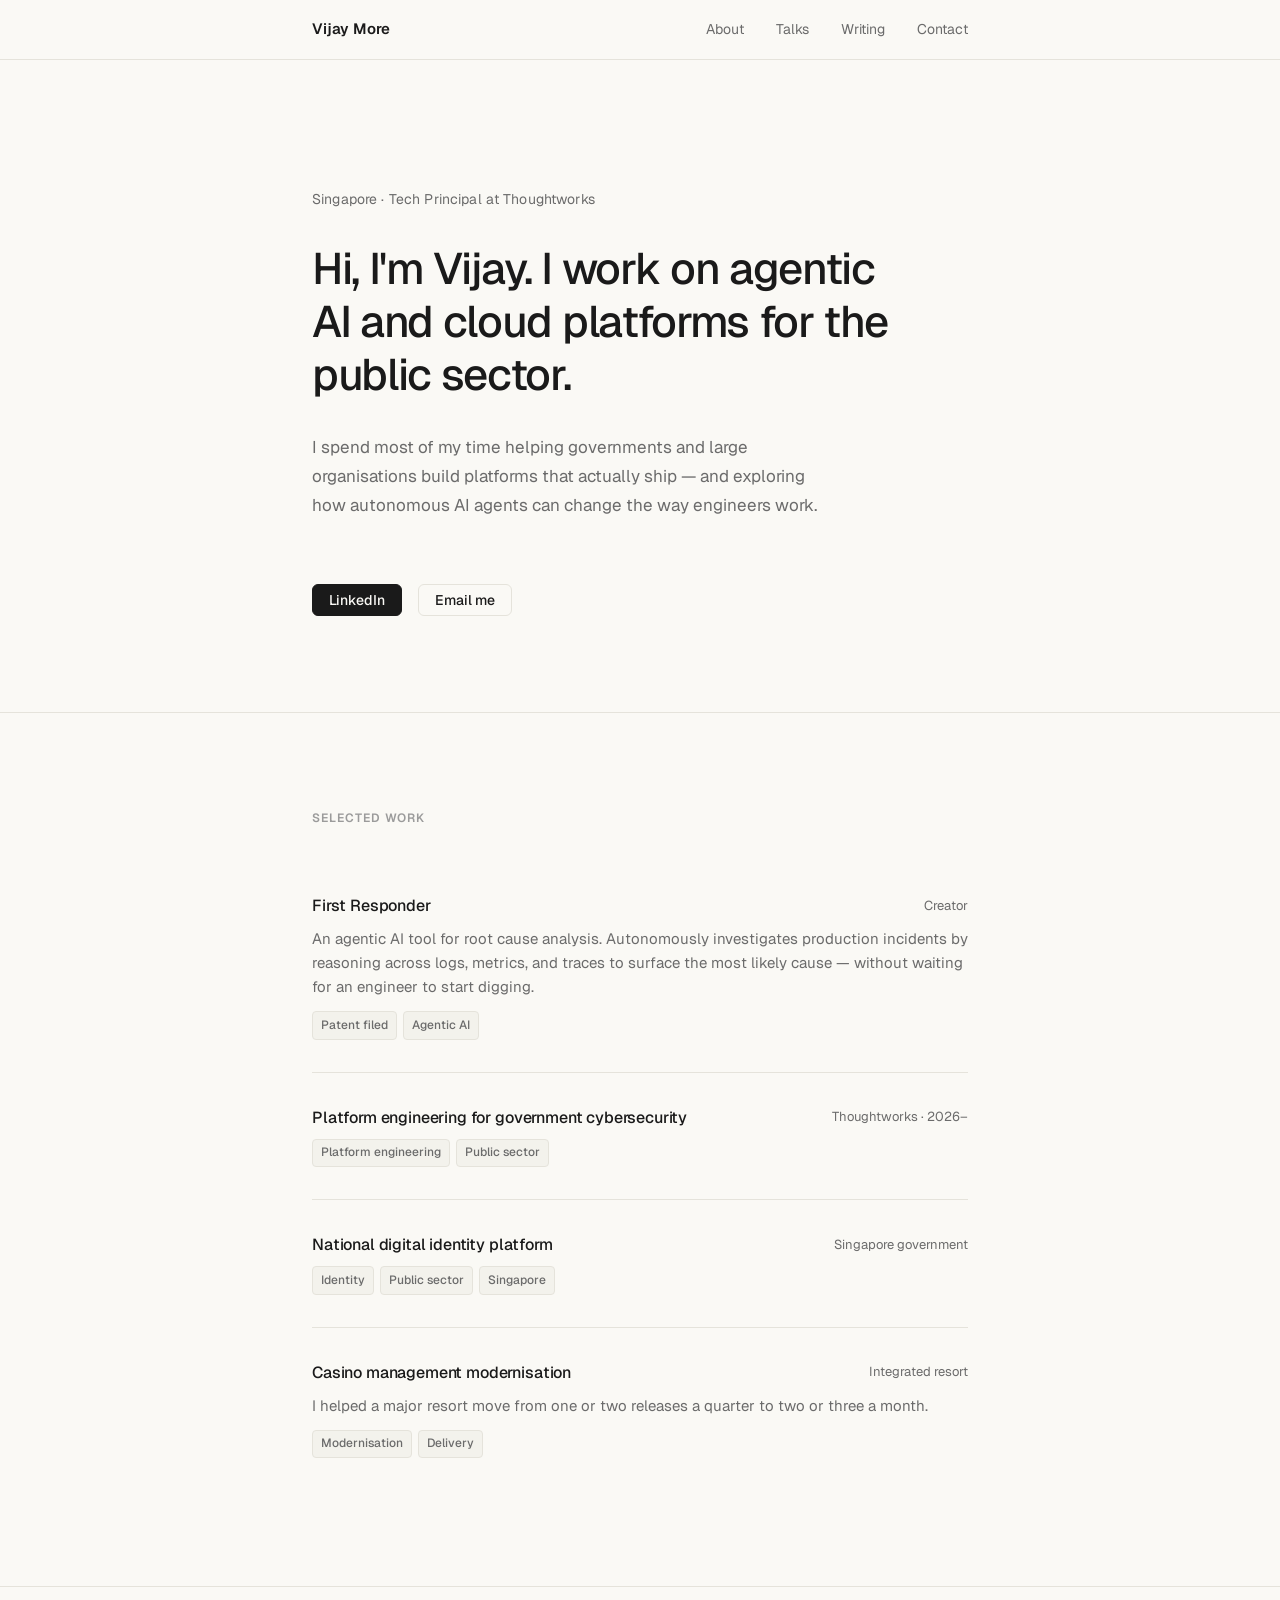
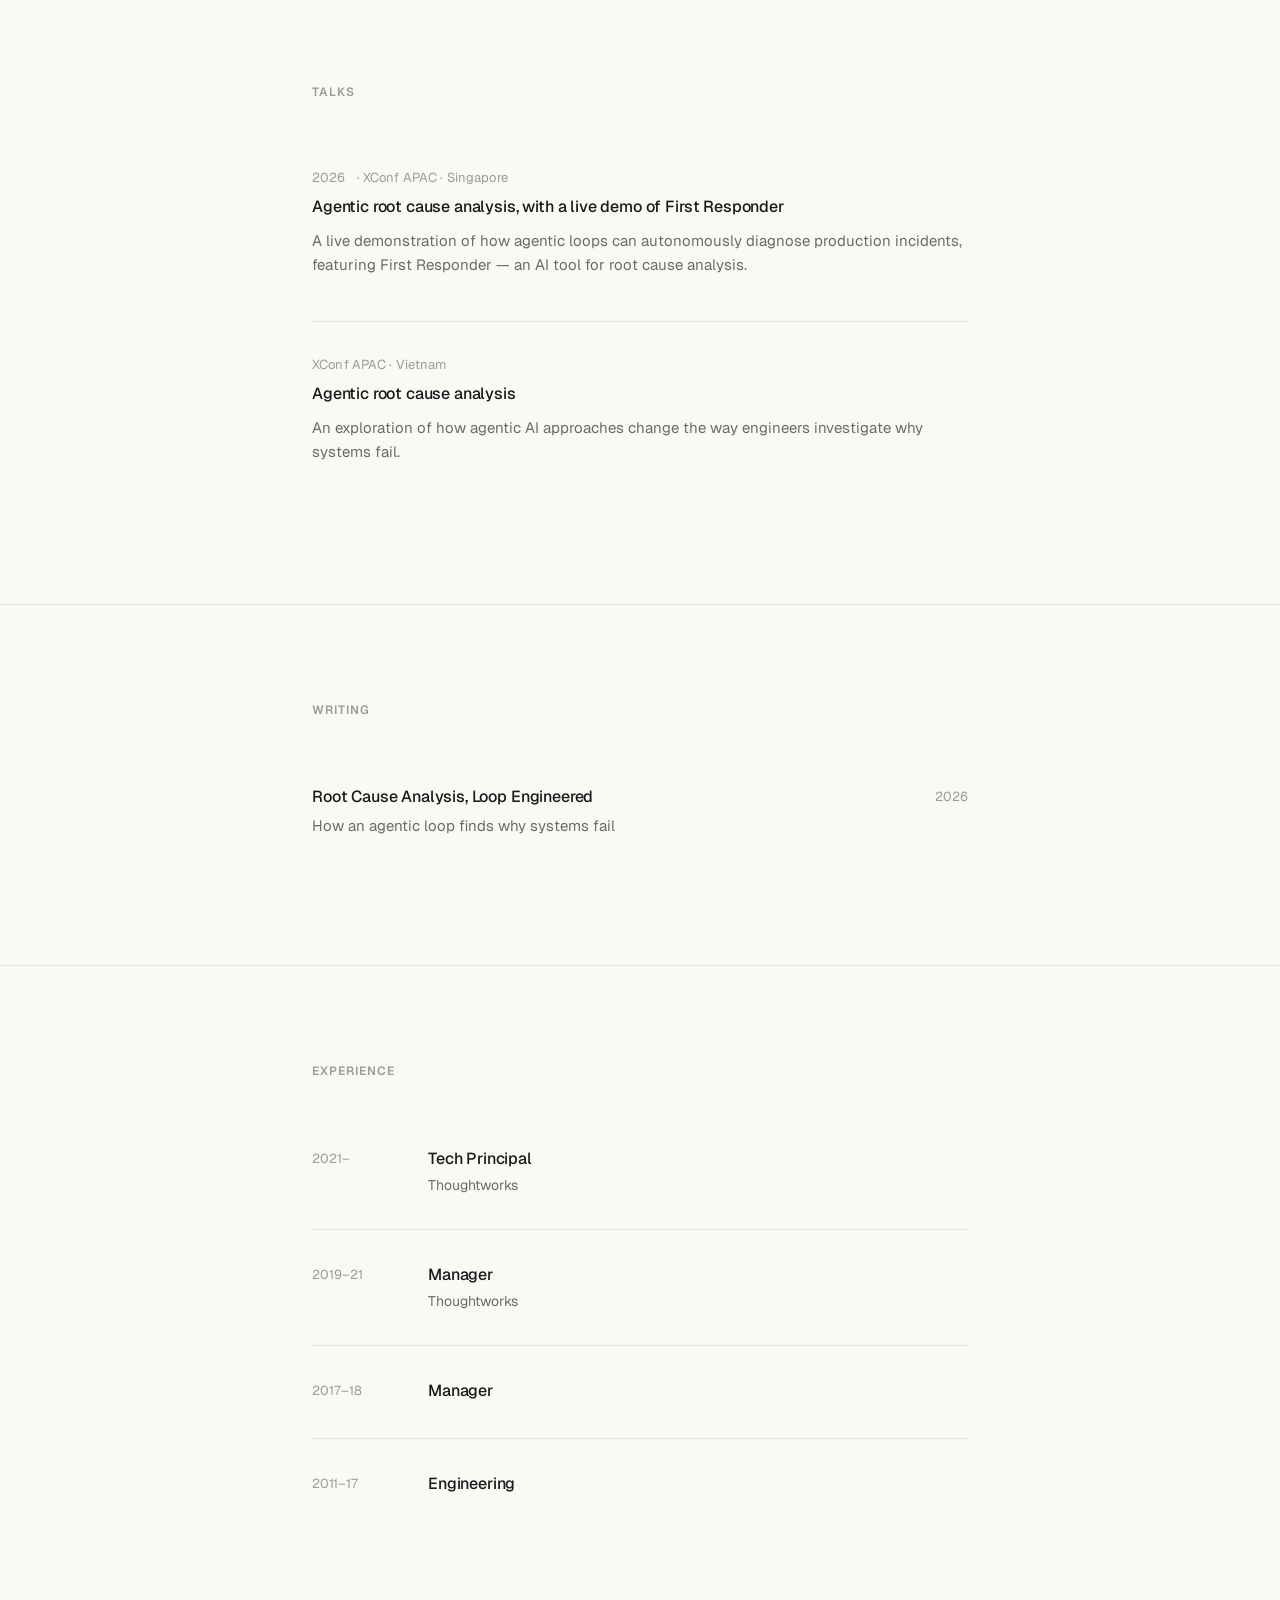
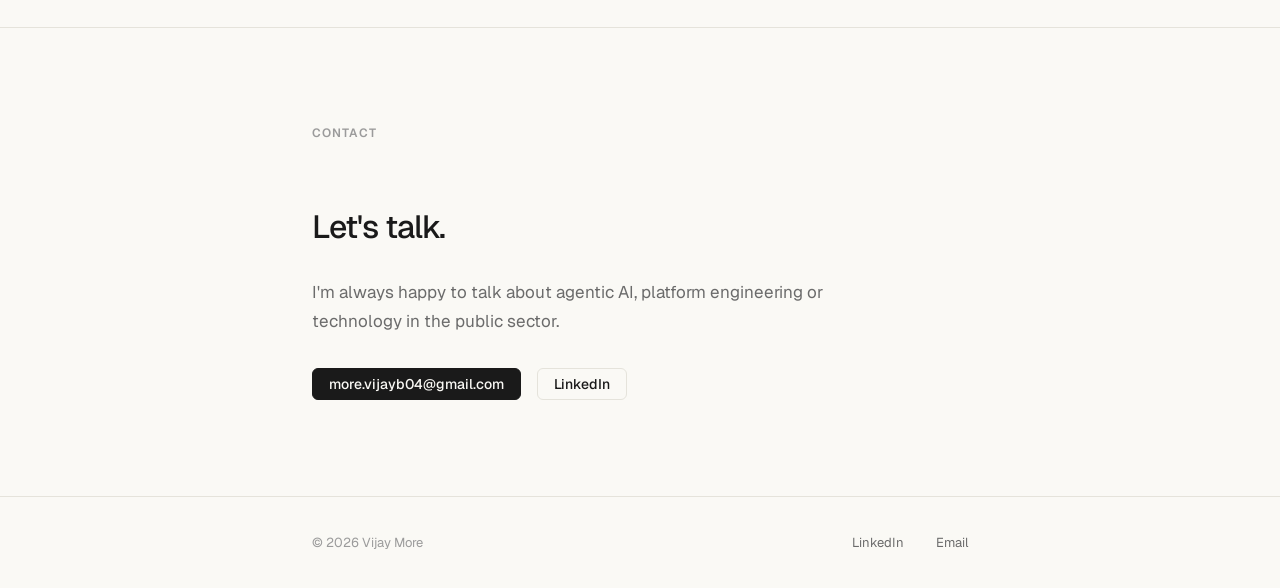
<file: src/index.html>
<!DOCTYPE html>
<html lang="en">
<head>
  <meta charset="UTF-8" />
  <meta name="viewport" content="width=device-width, initial-scale=1.0" />
  <meta name="description" content="Vijay More — Tech Principal at Thoughtworks. Working on agentic AI and cloud platforms for the public sector in Singapore." />
  <meta property="og:title" content="Vijay More" />
  <meta property="og:description" content="Tech Principal at Thoughtworks. Working on agentic AI and cloud platforms for the public sector." />
  <meta property="og:type" content="website" />
  <title>Vijay More</title>

  <link rel="preconnect" href="https://fonts.googleapis.com" />
  <link rel="preconnect" href="https://fonts.gstatic.com" crossorigin />
  <link href="https://fonts.googleapis.com/css2?family=Geist:wght@300;400;500;600&display=swap" rel="stylesheet" />
  <link rel="stylesheet" href="css/styles.css" />
</head>
<body>

  <!-- ── Navigation ─────────────────────────────────────────────── -->
  <nav aria-label="Site navigation">
    <div class="container">
      <a href="#about" class="nav-brand">Vijay More</a>
      <ul class="nav-links">
        <li><a href="#about">About</a></li>
        <li><a href="#talks">Talks</a></li>
        <li><a href="#writing">Writing</a></li>
        <li><a href="#contact">Contact</a></li>
      </ul>
    </div>
  </nav>

  <!-- ── Hero / About ───────────────────────────────────────────── -->
  <section id="about">
    <div class="container">
      <p class="hero-meta">Singapore · Tech Principal at Thoughtworks</p>
      <h1 class="hero-heading">Hi, I'm Vijay. I work on agentic AI and cloud platforms for the public sector.</h1>
      <p class="hero-body">
        I spend most of my time helping governments and large organisations build platforms that actually ship —
        and exploring how autonomous AI agents can change the way engineers work.
      </p>
      <div class="hero-links">
        <a href="https://linkedin.com/in/vijaymore" class="btn btn-primary" target="_blank" rel="noopener noreferrer">
          LinkedIn
        </a>
        <a href="mailto:more.vijayb04@gmail.com" class="btn btn-secondary">
          Email me
        </a>
      </div>
    </div>
  </section>

  <!-- ── Selected Work ──────────────────────────────────────────── -->
  <section id="work">
    <div class="container">
      <p class="section-label">Selected work</p>
      <!-- Rendered by app.js from data/work.json -->
      <div id="work-items">
        <p class="loading-placeholder">Loading…</p>
      </div>
    </div>
  </section>

  <!-- ── Talks ──────────────────────────────────────────────────── -->
  <section id="talks">
    <div class="container">
      <p class="section-label">Talks</p>
      <!-- Rendered by app.js from data/talks.json -->
      <div id="talks-items">
        <p class="loading-placeholder">Loading…</p>
      </div>
    </div>
  </section>

  <!-- ── Writing ────────────────────────────────────────────────── -->
  <section id="writing">
    <div class="container">
      <p class="section-label">Writing</p>
      <!-- Rendered by app.js from data/articles.json -->
      <div id="writing-items">
        <p class="loading-placeholder">Loading…</p>
      </div>
    </div>
  </section>

  <!-- ── Experience ─────────────────────────────────────────────── -->
  <section id="experience">
    <div class="container">
      <p class="section-label">Experience</p>
      <div class="experience-list">

        <div class="experience-item">
          <span class="exp-period">2021–</span>
          <div>
            <p class="exp-role">Tech Principal</p>
            <p class="exp-org">Thoughtworks</p>
          </div>
        </div>

        <div class="experience-item">
          <span class="exp-period">2019–21</span>
          <div>
            <p class="exp-role">Manager</p>
            <p class="exp-org">Thoughtworks</p>
          </div>
        </div>

        <div class="experience-item">
          <span class="exp-period">2017–18</span>
          <div>
            <p class="exp-role">Manager</p>
            <p class="exp-org"></p>
          </div>
        </div>

        <div class="experience-item">
          <span class="exp-period">2011–17</span>
          <div>
            <p class="exp-role">Engineering</p>
            <p class="exp-org"></p>
          </div>
        </div>

      </div>
    </div>
  </section>

  <!-- ── Contact ────────────────────────────────────────────────── -->
  <section id="contact">
    <div class="container">
      <p class="section-label">Contact</p>
      <h2 class="hero-heading">Let's talk.</h2>
      <p class="hero-body">
        I'm always happy to talk about agentic AI, platform engineering or technology in the public sector.
      </p>
      <div class="hero-links">
        <a href="mailto:more.vijayb04@gmail.com" class="btn btn-primary">
          more.vijayb04@gmail.com
        </a>
        <a href="https://linkedin.com/in/vijaymore" class="btn btn-secondary" target="_blank" rel="noopener noreferrer">
          LinkedIn
        </a>
      </div>
    </div>
  </section>

  <!-- ── Footer ─────────────────────────────────────────────────── -->
  <footer>
    <div class="container">
      <span class="footer-copy">&copy; 2026 Vijay More</span>
      <ul class="footer-links">
        <li><a href="https://linkedin.com/in/vijaymore" target="_blank" rel="noopener noreferrer">LinkedIn</a></li>
        <li><a href="mailto:more.vijayb04@gmail.com">Email</a></li>
      </ul>
    </div>
  </footer>

  <script src="js/app.js"></script>
</body>
</html>
</file>
<file: src/css/styles.css>
@import url('https://fonts.googleapis.com/css2?family=Geist:wght@300;400;500;600&display=swap');

/* ── Custom properties ─────────────────────────────────────────── */
:root {
  --bg:           #faf9f5;
  --bg-alt:       #f3f2ec;
  --text:         #1a1a1a;
  --text-muted:   #6b6b6b;
  --text-light:   #9b9b9b;
  --border:       #e5e3db;
  --accent:       #1a1a1a;
  --link:         #1a1a1a;
  --link-hover:   #555;

  --font:         'Geist', 'Inter', system-ui, sans-serif;

  --max-width:    720px;
  --nav-height:   60px;

  --space-xs:     0.5rem;
  --space-sm:     1rem;
  --space-md:     2rem;
  --space-lg:     4rem;
  --space-xl:     6rem;
}

/* ── Reset ─────────────────────────────────────────────────────── */
*, *::before, *::after {
  box-sizing: border-box;
  margin: 0;
  padding: 0;
}

html {
  scroll-behavior: smooth;
  -webkit-font-smoothing: antialiased;
}

body {
  font-family: var(--font);
  background: var(--bg);
  color: var(--text);
  font-size: 1rem;
  line-height: 1.65;
  min-height: 100vh;
}

img { display: block; max-width: 100%; }

a {
  color: var(--link);
  text-decoration: underline;
  text-underline-offset: 3px;
  transition: color 0.15s;
}

a:hover { color: var(--link-hover); }

/* ── Layout ────────────────────────────────────────────────────── */
.container {
  max-width: var(--max-width);
  margin: 0 auto;
  padding: 0 var(--space-md);
}

section {
  padding: var(--space-xl) 0;
}

section + section {
  border-top: 1px solid var(--border);
}

/* ── Nav ───────────────────────────────────────────────────────── */
nav {
  position: sticky;
  top: 0;
  z-index: 100;
  background: var(--bg);
  border-bottom: 1px solid var(--border);
  height: var(--nav-height);
  display: flex;
  align-items: center;
}

nav .container {
  width: 100%;
  display: flex;
  align-items: center;
  justify-content: space-between;
}

.nav-brand {
  font-weight: 600;
  font-size: 0.9375rem;
  text-decoration: none;
  letter-spacing: -0.01em;
}

.nav-links {
  display: flex;
  gap: var(--space-md);
  list-style: none;
}

.nav-links a {
  font-size: 0.875rem;
  text-decoration: none;
  color: var(--text-muted);
  transition: color 0.15s;
}

.nav-links a:hover {
  color: var(--text);
}

/* ── Hero ──────────────────────────────────────────────────────── */
#about {
  padding-top: calc(var(--space-xl) + var(--space-md));
  padding-bottom: var(--space-xl);
}

.hero-meta {
  font-size: 0.875rem;
  color: var(--text-muted);
  margin-bottom: var(--space-md);
  letter-spacing: 0.01em;
}

.hero-heading {
  font-size: clamp(2rem, 5vw, 2.75rem);
  font-weight: 500;
  line-height: 1.2;
  letter-spacing: -0.03em;
  margin-bottom: var(--space-md);
  max-width: 580px;
}

.hero-body {
  font-size: 1.0625rem;
  color: var(--text-muted);
  max-width: 520px;
  line-height: 1.7;
  margin-bottom: var(--space-lg);
}

.hero-links {
  display: flex;
  gap: var(--space-sm);
  flex-wrap: wrap;
}

.btn {
  display: inline-flex;
  align-items: center;
  gap: 0.375rem;
  padding: 0.5rem 1rem;
  font-size: 0.875rem;
  font-family: var(--font);
  font-weight: 500;
  text-decoration: none;
  border-radius: 6px;
  transition: background 0.15s, color 0.15s, border-color 0.15s;
  cursor: pointer;
  line-height: 1;
}

.btn-primary {
  background: var(--text);
  color: var(--bg);
  border: 1px solid var(--text);
}

.btn-primary:hover {
  background: #333;
  border-color: #333;
  color: var(--bg);
}

.btn-secondary {
  background: transparent;
  color: var(--text);
  border: 1px solid var(--border);
}

.btn-secondary:hover {
  background: var(--bg-alt);
  color: var(--text);
}

/* ── Section headings ──────────────────────────────────────────── */
.section-label {
  font-size: 0.75rem;
  font-weight: 600;
  letter-spacing: 0.08em;
  text-transform: uppercase;
  color: var(--text-light);
  margin-bottom: var(--space-lg);
}

/* ── Work cards ────────────────────────────────────────────────── */
.work-list {
  display: flex;
  flex-direction: column;
  gap: 0;
}

.work-item {
  padding: var(--space-md) 0;
  border-bottom: 1px solid var(--border);
}

.work-item:first-child {
  padding-top: 0;
}

.work-item:last-child {
  border-bottom: none;
}

.work-header {
  display: flex;
  align-items: flex-start;
  justify-content: space-between;
  gap: var(--space-sm);
  margin-bottom: 0.375rem;
}

.work-title {
  font-size: 1rem;
  font-weight: 500;
  letter-spacing: -0.01em;
}

.work-meta {
  font-size: 0.8125rem;
  color: var(--text-muted);
  white-space: nowrap;
  flex-shrink: 0;
  padding-top: 0.1rem;
}

.work-description {
  font-size: 0.9375rem;
  color: var(--text-muted);
  line-height: 1.6;
  margin-top: 0.5rem;
  margin-bottom: 0.75rem;
}

.work-tags {
  display: flex;
  flex-wrap: wrap;
  gap: 0.375rem;
  margin-top: 0.5rem;
}

.tag {
  font-size: 0.75rem;
  color: var(--text-muted);
  background: var(--bg-alt);
  border: 1px solid var(--border);
  border-radius: 4px;
  padding: 0.2rem 0.5rem;
  font-weight: 500;
}

/* ── Talks ──────────────────────────────────────────────────────── */
.talks-list {
  display: flex;
  flex-direction: column;
  gap: 0;
}

.talk-item {
  padding: var(--space-md) 0;
  border-bottom: 1px solid var(--border);
}

.talk-item:first-child {
  padding-top: 0;
}

.talk-item:last-child {
  border-bottom: none;
}

.talk-event-line {
  font-size: 0.8125rem;
  color: var(--text-light);
  margin-bottom: 0.375rem;
  letter-spacing: 0.01em;
}

.talk-event-line .talk-year {
  margin-right: 0.5rem;
}

.talk-title {
  font-size: 1rem;
  font-weight: 500;
  letter-spacing: -0.01em;
  margin-bottom: 0.5rem;
}

.talk-description {
  font-size: 0.9375rem;
  color: var(--text-muted);
  line-height: 1.6;
  margin-bottom: 0.75rem;
}

.talk-links {
  display: flex;
  gap: 0.75rem;
  flex-wrap: wrap;
}

.talk-link {
  font-size: 0.8125rem;
  font-weight: 500;
  display: inline-flex;
  align-items: center;
  gap: 0.25rem;
}

/* ── Writing ────────────────────────────────────────────────────── */
.writing-list {
  display: flex;
  flex-direction: column;
  gap: 0;
}

.writing-item {
  padding: var(--space-md) 0;
  border-bottom: 1px solid var(--border);
  display: flex;
  align-items: flex-start;
  justify-content: space-between;
  gap: var(--space-sm);
}

.writing-item:first-child {
  padding-top: 0;
}

.writing-item:last-child {
  border-bottom: none;
}

.writing-content { flex: 1; }

.writing-title {
  font-size: 1rem;
  font-weight: 500;
  letter-spacing: -0.01em;
  margin-bottom: 0.25rem;
}

.writing-title a {
  text-decoration: none;
}

.writing-title a:hover {
  text-decoration: underline;
}

.writing-subtitle {
  font-size: 0.9375rem;
  color: var(--text-muted);
  line-height: 1.5;
}

.writing-date {
  font-size: 0.8125rem;
  color: var(--text-light);
  white-space: nowrap;
  padding-top: 0.1rem;
  flex-shrink: 0;
}

/* ── Experience ─────────────────────────────────────────────────── */
.experience-list {
  display: flex;
  flex-direction: column;
  gap: 0;
}

.experience-item {
  padding: var(--space-md) 0;
  border-bottom: 1px solid var(--border);
  display: grid;
  grid-template-columns: 100px 1fr;
  gap: var(--space-sm);
}

.experience-item:first-child {
  padding-top: 0;
}

.experience-item:last-child {
  border-bottom: none;
}

.exp-period {
  font-size: 0.8125rem;
  color: var(--text-light);
  padding-top: 0.1rem;
}

.exp-role {
  font-size: 1rem;
  font-weight: 500;
  letter-spacing: -0.01em;
}

.exp-org {
  font-size: 0.875rem;
  color: var(--text-muted);
  margin-top: 0.1rem;
}

/* ── Contact ────────────────────────────────────────────────────── */
#contact .hero-heading {
  font-size: clamp(1.5rem, 4vw, 2rem);
  max-width: 480px;
}

#contact .hero-body {
  margin-bottom: var(--space-md);
}

/* ── Footer ─────────────────────────────────────────────────────── */
footer {
  border-top: 1px solid var(--border);
  padding: var(--space-md) 0;
}

footer .container {
  display: flex;
  align-items: center;
  justify-content: space-between;
  flex-wrap: wrap;
  gap: var(--space-sm);
}

.footer-copy {
  font-size: 0.8125rem;
  color: var(--text-light);
}

.footer-links {
  display: flex;
  gap: var(--space-md);
  list-style: none;
}

.footer-links a {
  font-size: 0.8125rem;
  color: var(--text-muted);
  text-decoration: none;
}

.footer-links a:hover {
  color: var(--text);
}

/* ── Loading / Error states ─────────────────────────────────────── */
.loading-placeholder {
  color: var(--text-light);
  font-size: 0.875rem;
  padding: var(--space-md) 0;
}

.error-state {
  color: #c0392b;
  font-size: 0.875rem;
  padding: var(--space-md) 0;
}

/* ── Mobile ─────────────────────────────────────────────────────── */
@media (max-width: 600px) {
  :root {
    --space-lg: 3rem;
    --space-xl: 4rem;
  }

  .nav-links {
    gap: var(--space-sm);
  }

  .work-header {
    flex-direction: column;
    gap: 0.25rem;
  }

  .work-meta {
    white-space: normal;
  }

  .writing-item {
    flex-direction: column;
  }

  .experience-item {
    grid-template-columns: 1fr;
    gap: 0.25rem;
  }

  .hero-links {
    flex-direction: column;
    align-items: flex-start;
  }
}
</file>
